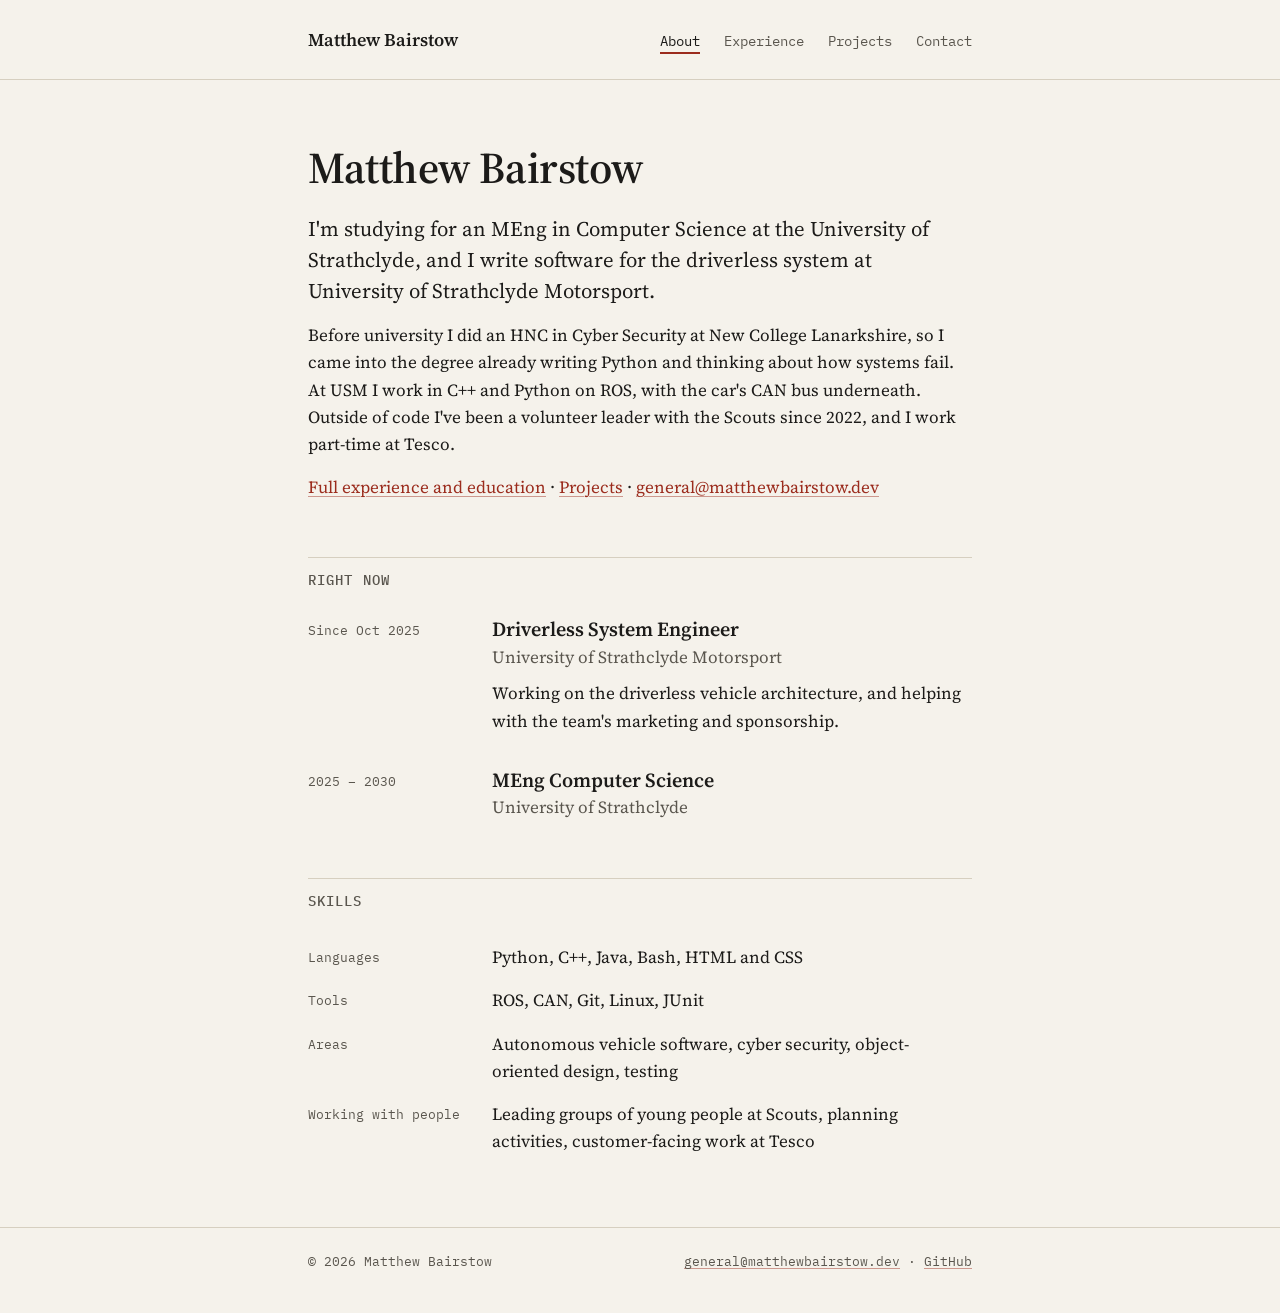
<file: index.html>
<!DOCTYPE html>
<html lang="en-GB">
<head>
    <meta charset="UTF-8">
    <meta name="viewport" content="width=device-width, initial-scale=1.0">
    <title>Matthew Bairstow</title>
    <meta name="description" content="Matthew Bairstow, Computer Science student at the University of Strathclyde working on driverless software for University of Strathclyde Motorsport.">
    <meta property="og:title" content="Matthew Bairstow">
    <meta property="og:description" content="Computer Science student at Strathclyde. Driverless software, C++, Python, ROS.">
    <meta property="og:type" content="website">
    <meta property="og:url" content="https://matthewbairstow.dev/">
    <link rel="icon" href="favicon.svg" type="image/svg+xml">
    <link rel="icon" href="favicon-32.png" type="image/png" sizes="32x32">
    <link rel="apple-touch-icon" href="apple-touch-icon.png">
    <link rel="preconnect" href="https://fonts.googleapis.com">
    <link rel="preconnect" href="https://fonts.gstatic.com" crossorigin>
    <link rel="stylesheet" href="https://fonts.googleapis.com/css2?family=IBM+Plex+Mono:wght@400;500&family=Source+Serif+4:opsz,wght@8..60,300..700&display=swap">
    <link rel="stylesheet" href="style.css">
</head>
<body>
    <a class="skip" href="#main">Skip to content</a>

    <header class="site-header">
        <div class="wrap">
            <a class="name" href="/">Matthew Bairstow</a>
            <nav class="site-nav" aria-label="Main">
                <ul>
                    <li><a href="/" aria-current="page">About</a></li>
                    <li><a href="experience.html">Experience</a></li>
                    <li><a href="projects.html">Projects</a></li>
                    <li><a href="contact.html">Contact</a></li>
                </ul>
            </nav>
        </div>
    </header>

    <main id="main" class="wrap">
        <h1>Matthew Bairstow</h1>
        <p class="lede">I'm studying for an MEng in Computer Science at the University of Strathclyde, and I write software for the driverless system at University of Strathclyde Motorsport.</p>
        <p>Before university I did an HNC in Cyber Security at New College Lanarkshire, so I came into the degree already writing Python and thinking about how systems fail. At USM I work in C++ and Python on ROS, with the car's CAN bus underneath. Outside of code I've been a volunteer leader with the Scouts since 2022, and I work part-time at Tesco.</p>
        <p><a href="experience.html">Full experience and education</a> &middot; <a href="projects.html">Projects</a> &middot; <a href="mailto:general@matthewbairstow.dev">general@matthewbairstow.dev</a></p>

        <section aria-labelledby="now">
            <h2 id="now">Right now</h2>
            <ul class="entries">
                <li class="entry">
                    <span class="meta">Since Oct 2025</span>
                    <div>
                        <h3>Driverless System Engineer</h3>
                        <p class="org">University of Strathclyde Motorsport</p>
                        <p>Working on the driverless vehicle architecture, and helping with the team's marketing and sponsorship.</p>
                    </div>
                </li>
                <li class="entry">
                    <span class="meta">2025 &ndash; 2030</span>
                    <div>
                        <h3>MEng Computer Science</h3>
                        <p class="org">University of Strathclyde</p>
                    </div>
                </li>
            </ul>
        </section>

        <section aria-labelledby="skills">
            <h2 id="skills">Skills</h2>
            <dl class="skills">
                <div>
                    <dt>Languages</dt>
                    <dd>Python, C++, Java, Bash, HTML and CSS</dd>
                </div>
                <div>
                    <dt>Tools</dt>
                    <dd>ROS, CAN, Git, Linux, JUnit</dd>
                </div>
                <div>
                    <dt>Areas</dt>
                    <dd>Autonomous vehicle software, cyber security, object-oriented design, testing</dd>
                </div>
                <div>
                    <dt>Working with people</dt>
                    <dd>Leading groups of young people at Scouts, planning activities, customer-facing work at Tesco</dd>
                </div>
            </dl>
        </section>
    </main>

    <footer class="site-footer">
        <div class="wrap meta">
            <span>&copy; 2026 Matthew Bairstow</span>
            <span><a href="mailto:general@matthewbairstow.dev">general@matthewbairstow.dev</a> &middot; <a href="https://github.com/Matthew-Bairstow">GitHub</a></span>
        </div>
    </footer>
</body>
</html>
</file>
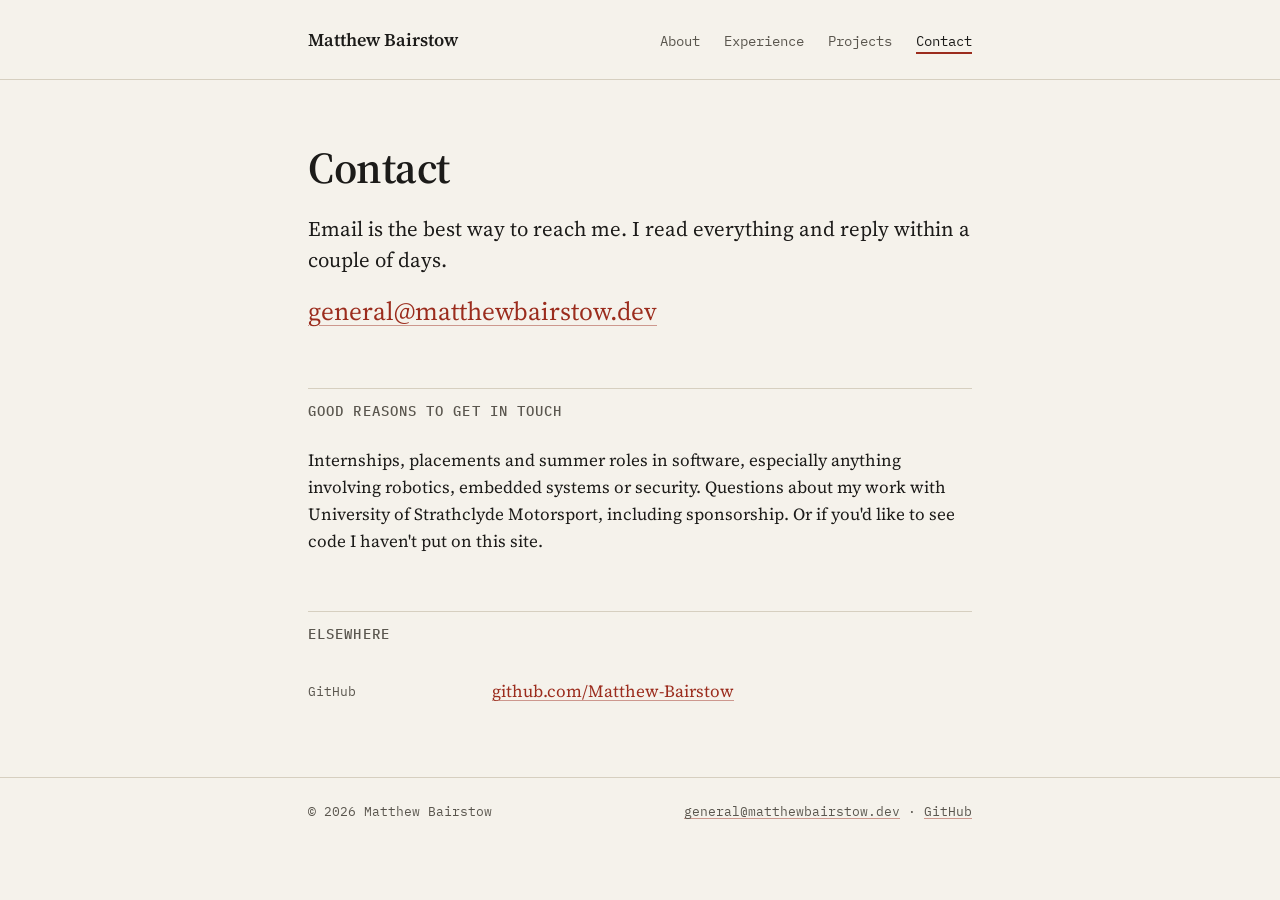
<file: contact.html>
<!DOCTYPE html>
<html lang="en-GB">
<head>
    <meta charset="UTF-8">
    <meta name="viewport" content="width=device-width, initial-scale=1.0">
    <title>Contact &middot; Matthew Bairstow</title>
    <meta name="description" content="How to get in touch with Matthew Bairstow.">
    <meta property="og:title" content="Contact &middot; Matthew Bairstow">
    <meta property="og:description" content="Email general@matthewbairstow.dev.">
    <meta property="og:type" content="website">
    <meta property="og:url" content="https://matthewbairstow.dev/contact.html">
    <link rel="icon" href="favicon.svg" type="image/svg+xml">
    <link rel="icon" href="favicon-32.png" type="image/png" sizes="32x32">
    <link rel="apple-touch-icon" href="apple-touch-icon.png">
    <link rel="preconnect" href="https://fonts.googleapis.com">
    <link rel="preconnect" href="https://fonts.gstatic.com" crossorigin>
    <link rel="stylesheet" href="https://fonts.googleapis.com/css2?family=IBM+Plex+Mono:wght@400;500&family=Source+Serif+4:opsz,wght@8..60,300..700&display=swap">
    <link rel="stylesheet" href="style.css">
</head>
<body>
    <a class="skip" href="#main">Skip to content</a>

    <header class="site-header">
        <div class="wrap">
            <a class="name" href="/">Matthew Bairstow</a>
            <nav class="site-nav" aria-label="Main">
                <ul>
                    <li><a href="/">About</a></li>
                    <li><a href="experience.html">Experience</a></li>
                    <li><a href="projects.html">Projects</a></li>
                    <li><a href="contact.html" aria-current="page">Contact</a></li>
                </ul>
            </nav>
        </div>
    </header>

    <main id="main" class="wrap">
        <h1>Contact</h1>
        <p class="lede">Email is the best way to reach me. I read everything and reply within a couple of days.</p>
        <p class="email-big"><a href="mailto:general@matthewbairstow.dev">general@matthewbairstow.dev</a></p>

        <section aria-labelledby="about-what">
            <h2 id="about-what">Good reasons to get in touch</h2>
            <p>Internships, placements and summer roles in software, especially anything involving robotics, embedded systems or security. Questions about my work with University of Strathclyde Motorsport, including sponsorship. Or if you'd like to see code I haven't put on this site.</p>
        </section>

        <section aria-labelledby="elsewhere">
            <h2 id="elsewhere">Elsewhere</h2>
            <dl class="skills">
                <div>
                    <dt>GitHub</dt>
                    <dd><a href="https://github.com/Matthew-Bairstow">github.com/Matthew-Bairstow</a></dd>
                </div>
            </dl>
        </section>
    </main>

    <footer class="site-footer">
        <div class="wrap meta">
            <span>&copy; 2026 Matthew Bairstow</span>
            <span><a href="mailto:general@matthewbairstow.dev">general@matthewbairstow.dev</a> &middot; <a href="https://github.com/Matthew-Bairstow">GitHub</a></span>
        </div>
    </footer>
</body>
</html>
</file>
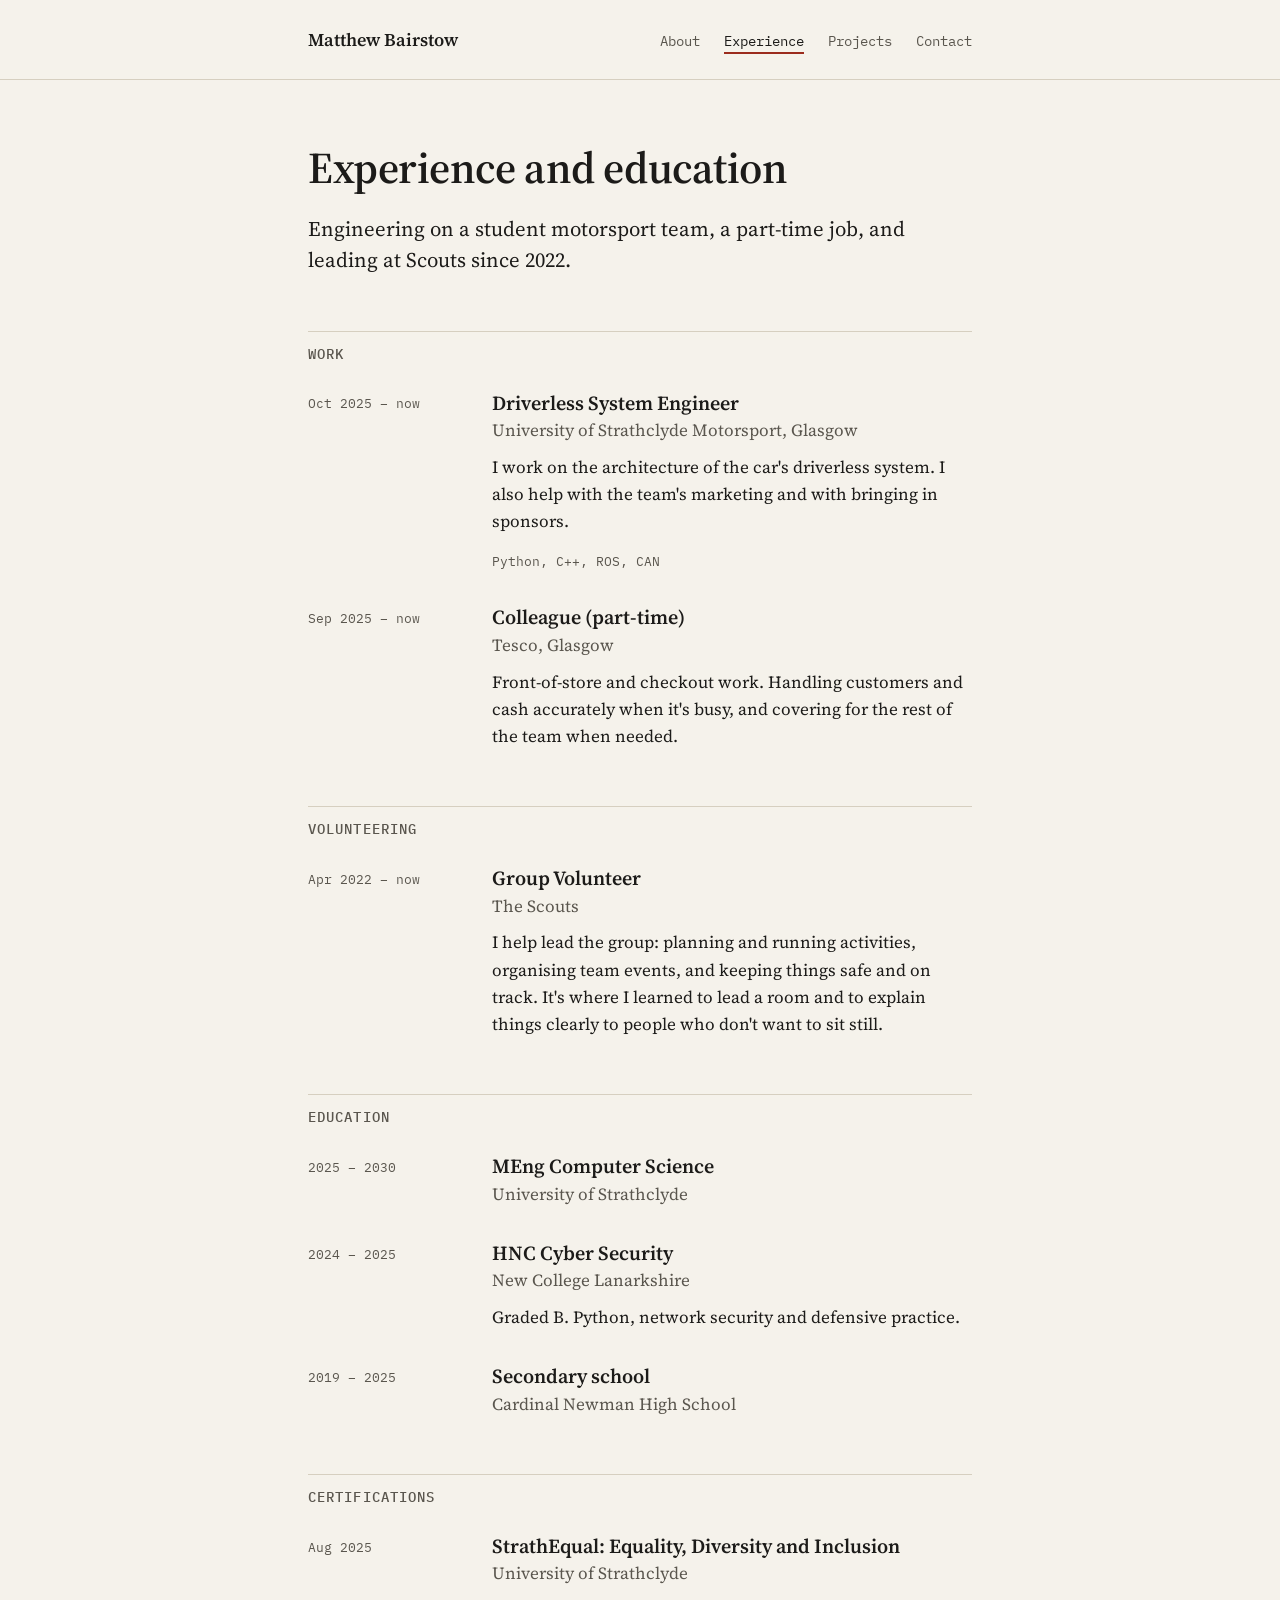
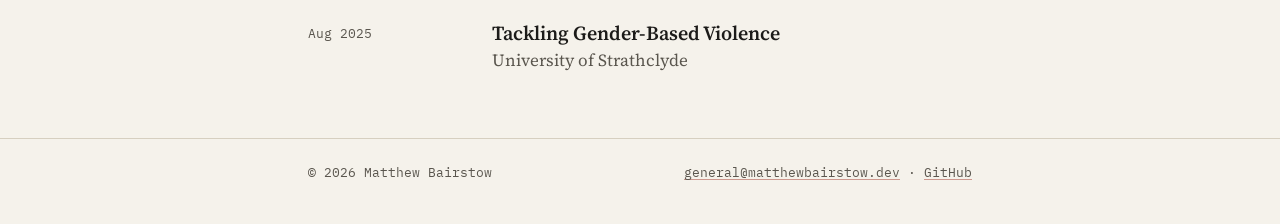
<file: experience.html>
<!DOCTYPE html>
<html lang="en-GB">
<head>
    <meta charset="UTF-8">
    <meta name="viewport" content="width=device-width, initial-scale=1.0">
    <title>Experience and education &middot; Matthew Bairstow</title>
    <meta name="description" content="Matthew Bairstow's work, volunteering, education and certifications.">
    <meta property="og:title" content="Experience and education &middot; Matthew Bairstow">
    <meta property="og:description" content="Driverless software at University of Strathclyde Motorsport, MEng Computer Science at Strathclyde, HNC Cyber Security.">
    <meta property="og:type" content="website">
    <meta property="og:url" content="https://matthewbairstow.dev/experience.html">
    <link rel="icon" href="favicon.svg" type="image/svg+xml">
    <link rel="icon" href="favicon-32.png" type="image/png" sizes="32x32">
    <link rel="apple-touch-icon" href="apple-touch-icon.png">
    <link rel="preconnect" href="https://fonts.googleapis.com">
    <link rel="preconnect" href="https://fonts.gstatic.com" crossorigin>
    <link rel="stylesheet" href="https://fonts.googleapis.com/css2?family=IBM+Plex+Mono:wght@400;500&family=Source+Serif+4:opsz,wght@8..60,300..700&display=swap">
    <link rel="stylesheet" href="style.css">
</head>
<body>
    <a class="skip" href="#main">Skip to content</a>

    <header class="site-header">
        <div class="wrap">
            <a class="name" href="/">Matthew Bairstow</a>
            <nav class="site-nav" aria-label="Main">
                <ul>
                    <li><a href="/">About</a></li>
                    <li><a href="experience.html" aria-current="page">Experience</a></li>
                    <li><a href="projects.html">Projects</a></li>
                    <li><a href="contact.html">Contact</a></li>
                </ul>
            </nav>
        </div>
    </header>

    <main id="main" class="wrap">
        <h1>Experience and education</h1>
        <p class="lede">Engineering on a student motorsport team, a part-time job, and leading at Scouts since 2022.</p>

        <section aria-labelledby="work">
            <h2 id="work">Work</h2>
            <ul class="entries">
                <li class="entry">
                    <span class="meta">Oct 2025 &ndash; now</span>
                    <div>
                        <h3>Driverless System Engineer</h3>
                        <p class="org">University of Strathclyde Motorsport, Glasgow</p>
                        <p>I work on the architecture of the car's driverless system. I also help with the team's marketing and with bringing in sponsors.</p>
                        <p class="meta built">Python, C++, ROS, CAN</p>
                    </div>
                </li>
                <li class="entry">
                    <span class="meta">Sep 2025 &ndash; now</span>
                    <div>
                        <h3>Colleague (part-time)</h3>
                        <p class="org">Tesco, Glasgow</p>
                        <p>Front-of-store and checkout work. Handling customers and cash accurately when it's busy, and covering for the rest of the team when needed.</p>
                    </div>
                </li>
            </ul>
        </section>

        <section aria-labelledby="volunteering">
            <h2 id="volunteering">Volunteering</h2>
            <ul class="entries">
                <li class="entry">
                    <span class="meta">Apr 2022 &ndash; now</span>
                    <div>
                        <h3>Group Volunteer</h3>
                        <p class="org">The Scouts</p>
                        <p>I help lead the group: planning and running activities, organising team events, and keeping things safe and on track. It's where I learned to lead a room and to explain things clearly to people who don't want to sit still.</p>
                    </div>
                </li>
            </ul>
        </section>

        <section aria-labelledby="education">
            <h2 id="education">Education</h2>
            <ul class="entries">
                <li class="entry">
                    <span class="meta">2025 &ndash; 2030</span>
                    <div>
                        <h3>MEng Computer Science</h3>
                        <p class="org">University of Strathclyde</p>
                    </div>
                </li>
                <li class="entry">
                    <span class="meta">2024 &ndash; 2025</span>
                    <div>
                        <h3>HNC Cyber Security</h3>
                        <p class="org">New College Lanarkshire</p>
                        <p>Graded B. Python, network security and defensive practice.</p>
                    </div>
                </li>
                <li class="entry">
                    <span class="meta">2019 &ndash; 2025</span>
                    <div>
                        <h3>Secondary school</h3>
                        <p class="org">Cardinal Newman High School</p>
                    </div>
                </li>
            </ul>
        </section>

        <section aria-labelledby="certs">
            <h2 id="certs">Certifications</h2>
            <ul class="entries">
                <li class="entry">
                    <span class="meta">Aug 2025</span>
                    <div>
                        <h3>StrathEqual: Equality, Diversity and Inclusion</h3>
                        <p class="org">University of Strathclyde</p>
                    </div>
                </li>
                <li class="entry">
                    <span class="meta">Aug 2025</span>
                    <div>
                        <h3>Tackling Gender-Based Violence</h3>
                        <p class="org">University of Strathclyde</p>
                    </div>
                </li>
            </ul>
        </section>
    </main>

    <footer class="site-footer">
        <div class="wrap meta">
            <span>&copy; 2026 Matthew Bairstow</span>
            <span><a href="mailto:general@matthewbairstow.dev">general@matthewbairstow.dev</a> &middot; <a href="https://github.com/Matthew-Bairstow">GitHub</a></span>
        </div>
    </footer>
</body>
</html>
</file>
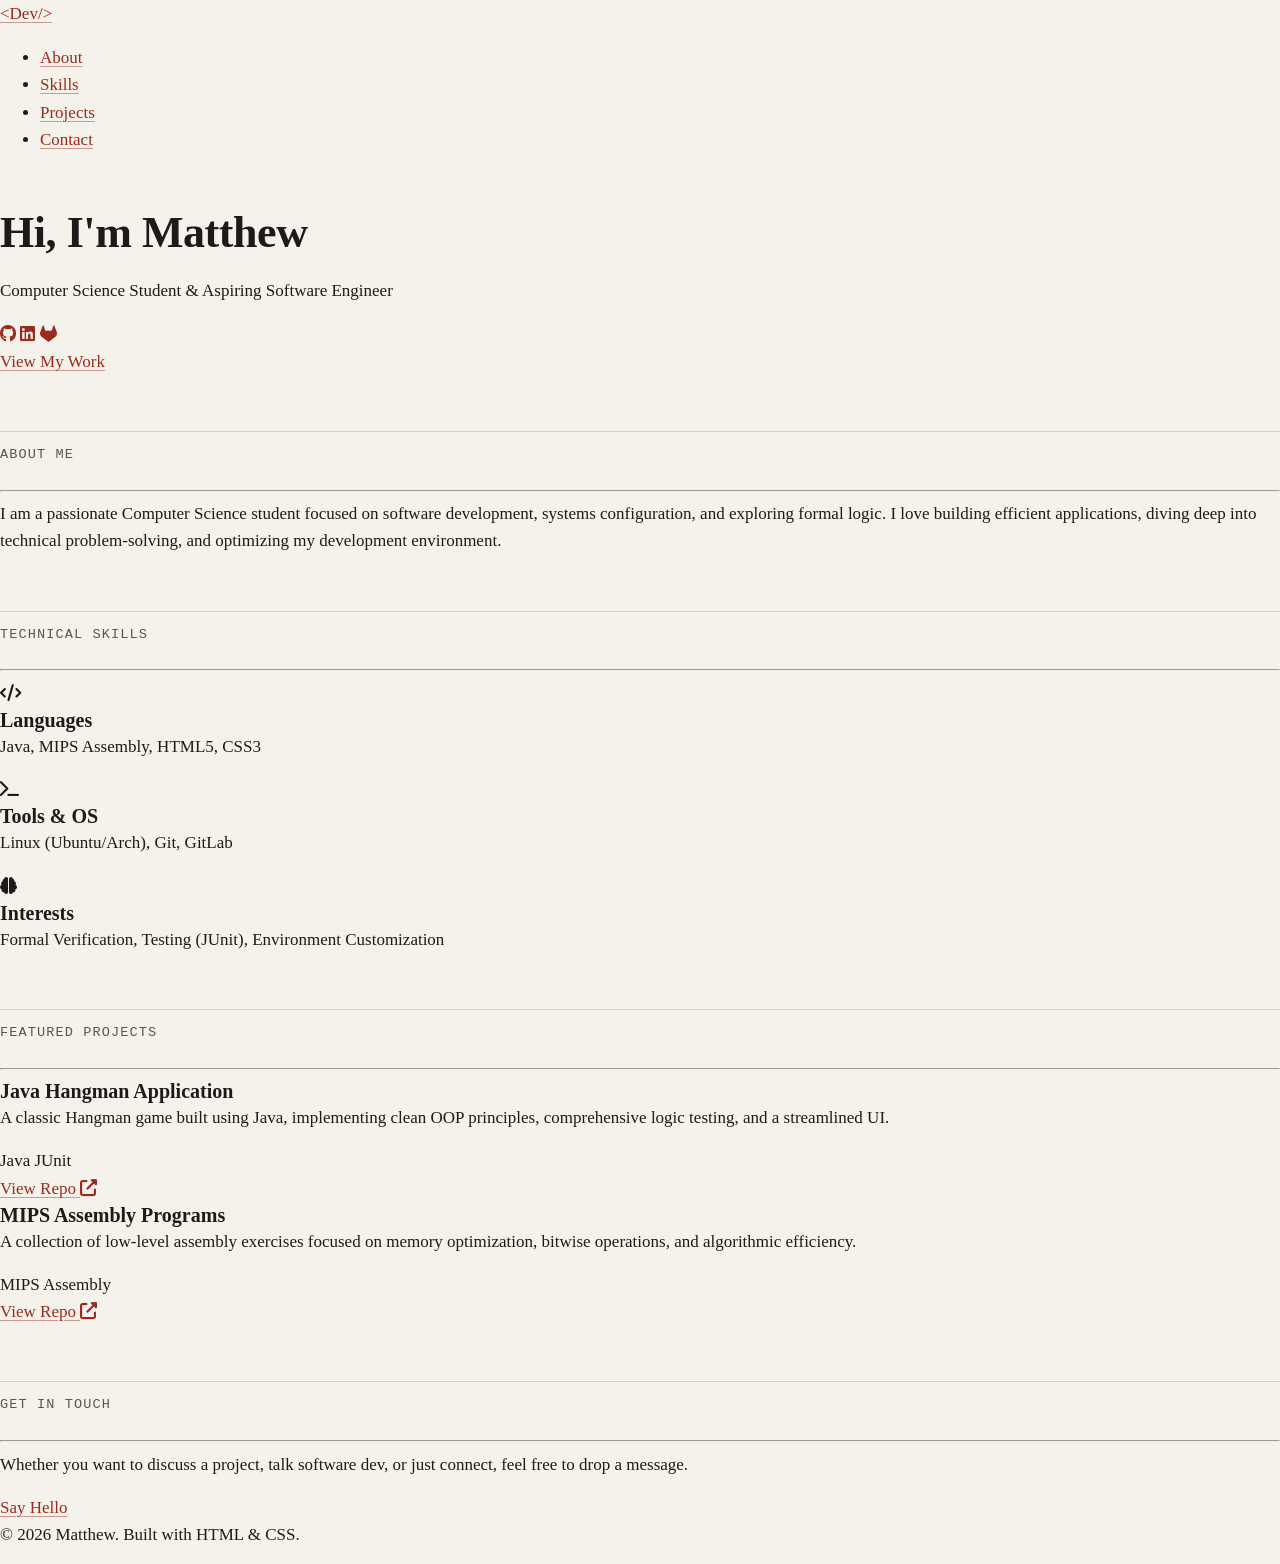
<file: main.html>
<!DOCTYPE html>
<html lang="en">
<head>
    <meta charset="UTF-8">
    <meta name="viewport" content="width=device-width, initial-scale=1.0">
    <title>Portfolio | CS Student</title>
    <link rel="stylesheet" href="style.css">
    <link rel="stylesheet" href="https://cdnjs.cloudflare.com/ajax/libs/font-awesome/6.4.0/css/all.min.css">
</head>
<body>

    <header>
        <div class="nav-container">
            <a href="#" class="logo">&lt;Dev/&gt;</a>
            <nav>
                <ul>
                    <li><a href="#about">About</a></li>
                    <li><a href="#skills">Skills</a></li>
                    <li><a href="#projects">Projects</a></li>
                    <li><a href="#contact">Contact</a></li>
                </ul>
            </nav>
        </div>
    </header>

    <section class="hero">
        <div class="hero-content">
            <h1>Hi, I'm <span class="highlight">Matthew</span></h1>
            <p>Computer Science Student & Aspiring Software Engineer</p>
            <div class="social-links">
                <a href="#" target="_blank" title="GitHub"><i class="fab fa-github"></i></a>
                <a href="#" target="_blank" title="LinkedIn"><i class="fab fa-linkedin"></i></a>
                <a href="#" target="_blank" title="GitLab"><i class="fab fa-gitlab"></i></a>
            </div>
            <a href="#projects" class="btn">View My Work</a>
        </div>
    </section>

    <section id="about" class="section">
        <div class="container">
            <h2>About Me</h2>
            <hr class="accent-line">
            <p>I am a passionate Computer Science student focused on software development, systems configuration, and exploring formal logic. I love building efficient applications, diving deep into technical problem-solving, and optimizing my development environment.</p>
        </div>
    </section>

    <section id="skills" class="section bg-alt">
        <div class="container">
            <h2>Technical Skills</h2>
            <hr class="accent-line">
            <div class="skills-grid">
                <div class="skill-card">
                    <i class="fas fa-code icon"></i>
                    <h3>Languages</h3>
                    <p>Java, MIPS Assembly, HTML5, CSS3</p>
                </div>
                <div class="skill-card">
                    <i class="fas fa-terminal icon"></i>
                    <h3>Tools & OS</h3>
                    <p>Linux (Ubuntu/Arch), Git, GitLab</p>
                </div>
                <div class="skill-card">
                    <i class="fas fa-brain icon"></i>
                    <h3>Interests</h3>
                    <p>Formal Verification, Testing (JUnit), Environment Customization</p>
                </div>
            </div>
        </div>
    </section>

    <section id="projects" class="section">
        <div class="container">
            <h2>Featured Projects</h2>
            <hr class="accent-line">
            <div class="projects-grid">
                <div class="project-card">
                    <div class="project-info">
                        <h3>Java Hangman Application</h3>
                        <p>A classic Hangman game built using Java, implementing clean OOP principles, comprehensive logic testing, and a streamlined UI.</p>
                        <div class="tags">
                            <span>Java</span>
                            <span>JUnit</span>
                        </div>
                        <a href="#" class="project-link" target="_blank">View Repo <i class="fas fa-external-link-alt"></i></a>
                    </div>
                </div>
                <div class="project-card">
                    <div class="project-info">
                        <h3>MIPS Assembly Programs</h3>
                        <p>A collection of low-level assembly exercises focused on memory optimization, bitwise operations, and algorithmic efficiency.</p>
                        <div class="tags">
                            <span>MIPS</span>
                            <span>Assembly</span>
                        </div>
                        <a href="#" class="project-link" target="_blank">View Repo <i class="fas fa-external-link-alt"></i></a>
                    </div>
                </div>
            </div>
        </div>
    </section>

    <section id="contact" class="section bg-alt">
        <div class="container contact-section">
            <h2>Get In Touch</h2>
            <hr class="accent-line">
            <p>Whether you want to discuss a project, talk software dev, or just connect, feel free to drop a message.</p>
            <a href="mailto:your.email@example.com" class="btn">Say Hello</a>
        </div>
    </section>

    <footer>
        <p>&copy; 2026 Matthew. Built with HTML & CSS.</p>
    </footer>
</body>
</html>
</file>
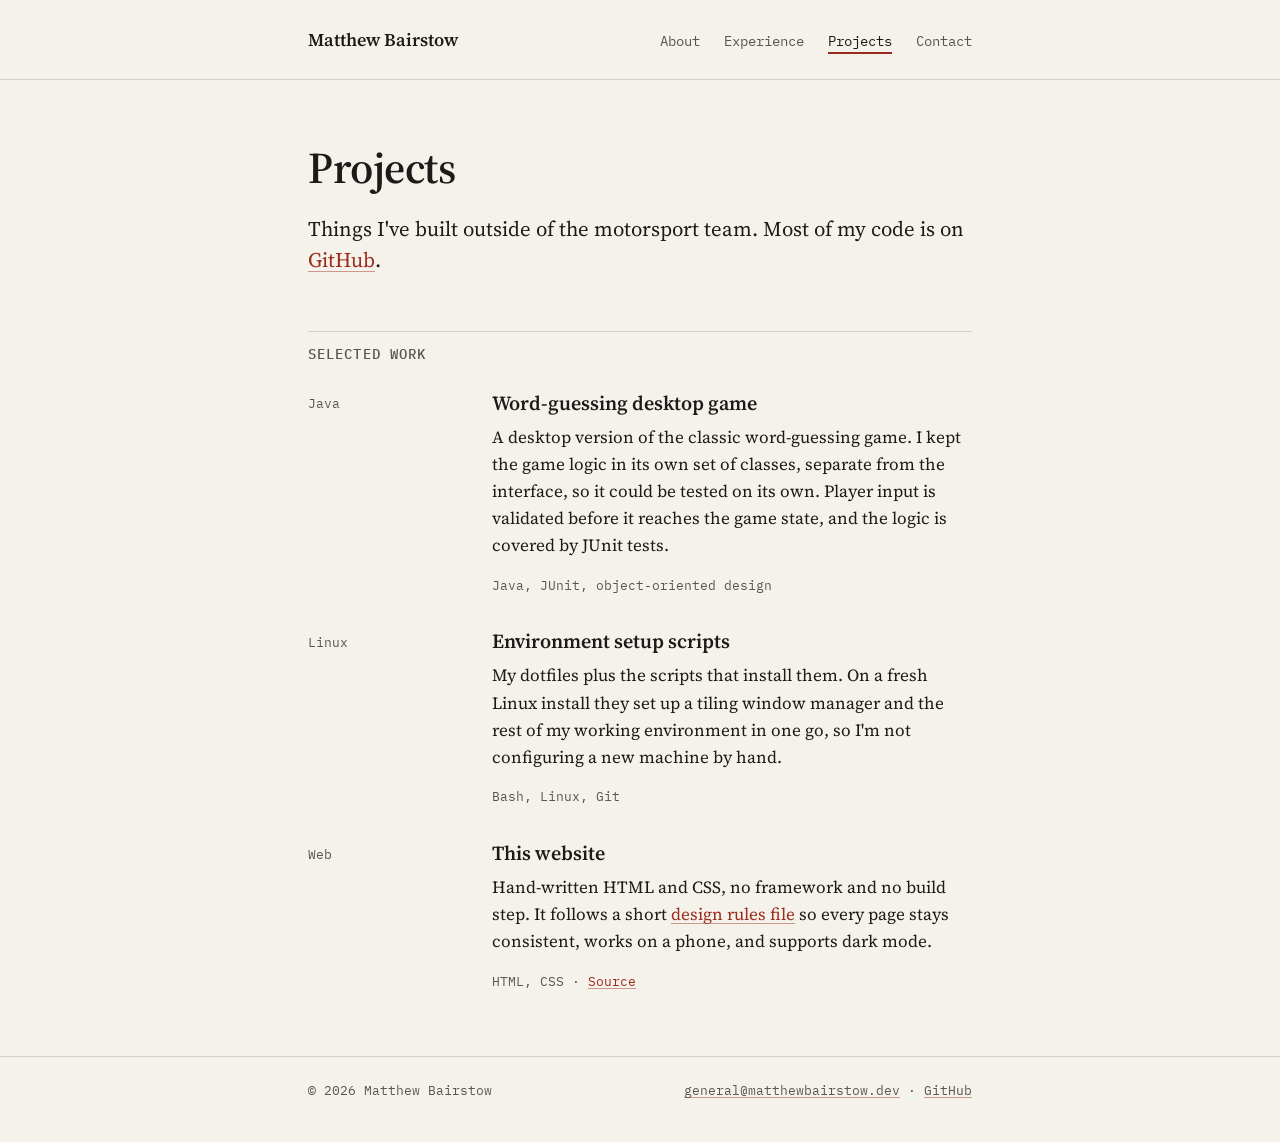
<file: projects.html>
<!DOCTYPE html>
<html lang="en-GB">
<head>
    <meta charset="UTF-8">
    <meta name="viewport" content="width=device-width, initial-scale=1.0">
    <title>Projects &middot; Matthew Bairstow</title>
    <meta name="description" content="Software Matthew Bairstow has built: a tested Java word game, Linux environment scripts, and this website.">
    <meta property="og:title" content="Projects &middot; Matthew Bairstow">
    <meta property="og:description" content="A tested Java word game, Linux environment scripts, and this website.">
    <meta property="og:type" content="website">
    <meta property="og:url" content="https://matthewbairstow.dev/projects.html">
    <link rel="icon" href="favicon.svg" type="image/svg+xml">
    <link rel="icon" href="favicon-32.png" type="image/png" sizes="32x32">
    <link rel="apple-touch-icon" href="apple-touch-icon.png">
    <link rel="preconnect" href="https://fonts.googleapis.com">
    <link rel="preconnect" href="https://fonts.gstatic.com" crossorigin>
    <link rel="stylesheet" href="https://fonts.googleapis.com/css2?family=IBM+Plex+Mono:wght@400;500&family=Source+Serif+4:opsz,wght@8..60,300..700&display=swap">
    <link rel="stylesheet" href="style.css">
</head>
<body>
    <a class="skip" href="#main">Skip to content</a>

    <header class="site-header">
        <div class="wrap">
            <a class="name" href="/">Matthew Bairstow</a>
            <nav class="site-nav" aria-label="Main">
                <ul>
                    <li><a href="/">About</a></li>
                    <li><a href="experience.html">Experience</a></li>
                    <li><a href="projects.html" aria-current="page">Projects</a></li>
                    <li><a href="contact.html">Contact</a></li>
                </ul>
            </nav>
        </div>
    </header>

    <main id="main" class="wrap">
        <h1>Projects</h1>
        <p class="lede">Things I've built outside of the motorsport team. Most of my code is on <a href="https://github.com/Matthew-Bairstow">GitHub</a>.</p>

        <section aria-labelledby="list">
            <h2 id="list">Selected work</h2>
            <ul class="entries">
                <li class="entry">
                    <span class="meta">Java</span>
                    <div>
                        <h3>Word-guessing desktop game</h3>
                        <p>A desktop version of the classic word-guessing game. I kept the game logic in its own set of classes, separate from the interface, so it could be tested on its own. Player input is validated before it reaches the game state, and the logic is covered by JUnit tests.</p>
                        <p class="meta built">Java, JUnit, object-oriented design</p>
                    </div>
                </li>
                <li class="entry">
                    <span class="meta">Linux</span>
                    <div>
                        <h3>Environment setup scripts</h3>
                        <p>My dotfiles plus the scripts that install them. On a fresh Linux install they set up a tiling window manager and the rest of my working environment in one go, so I'm not configuring a new machine by hand.</p>
                        <p class="meta built">Bash, Linux, Git</p>
                    </div>
                </li>
                <li class="entry">
                    <span class="meta">Web</span>
                    <div>
                        <h3>This website</h3>
                        <p>Hand-written HTML and CSS, no framework and no build step. It follows a short <a href="https://github.com/Matthew-Bairstow/matthewbairstow.dev/blob/main/DESIGN.md">design rules file</a> so every page stays consistent, works on a phone, and supports dark mode.</p>
                        <p class="meta built">HTML, CSS &middot; <a href="https://github.com/Matthew-Bairstow/matthewbairstow.dev">Source</a></p>
                    </div>
                </li>
            </ul>
        </section>
    </main>

    <footer class="site-footer">
        <div class="wrap meta">
            <span>&copy; 2026 Matthew Bairstow</span>
            <span><a href="mailto:general@matthewbairstow.dev">general@matthewbairstow.dev</a> &middot; <a href="https://github.com/Matthew-Bairstow">GitHub</a></span>
        </div>
    </footer>
</body>
</html>
</file>
<file: style.css>
/* See DESIGN.md for the rules behind these values. */

:root {
    --paper: #f5f2eb;
    --ink: #1c1b19;
    --ink-2: #5a564e;
    --rule: #d6cfc0;
    --ink-strong: #1c1b19;
    --accent: #9b2c1d;
    --link-line: rgba(155, 44, 29, 0.45);

    /* Light text on a dark page reads heavier, so dark mode drops these a step. */
    --w-text: 400;
    --w-strong: 600;

    --serif: "Source Serif 4", Georgia, "Times New Roman", serif;
    --mono: "IBM Plex Mono", ui-monospace, Menlo, Consolas, monospace;
    --measure: 44rem;
    color-scheme: light dark;
}

@media (prefers-color-scheme: dark) {
    :root {
        --paper: #1c1c1a;
        --ink: #dcd9d2;
        --ink-2: #9b978e;
        --rule: #3b3a36;
        --ink-strong: #eeebe5;
        --accent: #d9957f;
        --link-line: rgba(217, 149, 127, 0.4);
        --w-text: 360;
        --w-strong: 560;
    }
    body { -webkit-font-smoothing: antialiased; -moz-osx-font-smoothing: grayscale; }
}

*, *::before, *::after { box-sizing: border-box; }

html { -webkit-text-size-adjust: 100%; text-size-adjust: 100%; }

body {
    margin: 0;
    background: var(--paper);
    color: var(--ink);
    font-family: var(--serif);
    font-weight: var(--w-text);
    font-size: 1.0625rem;
    line-height: 1.6;
}

.wrap {
    max-width: var(--measure);
    margin: 0 auto;
    padding: 0 1.25rem;
}

a { color: var(--accent); text-underline-offset: 0.18em; text-decoration-thickness: 1px; text-decoration-color: var(--link-line); }
a:hover { color: var(--ink); text-decoration-color: currentColor; }
:focus-visible { outline: 2px solid var(--accent); outline-offset: 3px; }

.skip {
    position: absolute;
    left: -999px;
    font-family: var(--mono);
    font-size: 0.85rem;
}
.skip:focus { left: 1.25rem; top: 0.75rem; background: var(--paper); padding: 0.25rem 0.5rem; }

/* Header */

.site-header {
    border-bottom: 1px solid var(--rule);
}
.site-header .wrap {
    display: flex;
    flex-wrap: wrap;
    align-items: baseline;
    justify-content: space-between;
    gap: 0.5rem 2rem;
    padding-top: 1.5rem;
    padding-bottom: 1.25rem;
}
.name {
    font-weight: var(--w-strong);
    font-size: 1.125rem;
    color: var(--ink-strong);
    text-decoration: none;
}
.name:hover { color: var(--accent); }

.site-nav ul {
    display: flex;
    flex-wrap: wrap;
    gap: 0.25rem 1.5rem;
    margin: 0;
    padding: 0;
    list-style: none;
    font-family: var(--mono);
    font-size: 0.875rem;
}
.site-nav a { display: inline-block; padding: 0.4rem 0; color: var(--ink-2); text-decoration: none; }
.site-nav a:hover { color: var(--ink); }
.site-nav a[aria-current="page"] {
    color: var(--ink);
    text-decoration: underline;
    text-decoration-color: var(--accent);
    text-decoration-thickness: 2px;
    text-underline-offset: 0.4em;
}

/* Page body */

main.wrap { padding-top: 4rem; padding-bottom: 4rem; }

h1 {
    color: var(--ink-strong);
    font-size: 2.75rem;
    line-height: 1.1;
    font-weight: var(--w-strong);
    letter-spacing: -0.01em;
    margin: 0 0 1.25rem;
}

.lede {
    font-size: 1.3rem;
    line-height: 1.5;
    margin: 0 0 1rem;
}

p { margin: 0 0 1rem; }

section { margin-top: 3.5rem; }

/* Section label: small mono heading over a hairline */
h2 {
    font-family: var(--mono);
    font-size: 0.85rem;
    font-weight: 500;
    text-transform: uppercase;
    letter-spacing: 0.08em;
    color: var(--ink-2);
    margin: 0 0 1.5rem;
    padding-top: 0.75rem;
    border-top: 1px solid var(--rule);
}

h3 {
    color: var(--ink-strong);
    font-size: 1.25rem;
    font-weight: var(--w-strong);
    line-height: 1.3;
    margin: 0;
}

.meta {
    font-family: var(--mono);
    font-size: 0.8125rem;
    color: var(--ink-2);
}

/* CV rows: date on the left, content on the right */

.entries { margin: 0; padding: 0; list-style: none; }

.entry {
    display: grid;
    grid-template-columns: 10rem 1fr;
    gap: 0 1.5rem;
    padding-bottom: 2rem;
}
.entry:last-child { padding-bottom: 0; }
.entry > .meta { padding-top: 0.3rem; }
.entry .org { margin: 0.1rem 0 0.6rem; color: var(--ink-2); }
.entry h3 + p:not(.org) { margin-top: 0.5rem; }
.entry p:last-child { margin-bottom: 0; }
.entry .built { margin-top: 0.6rem; }

/* Skills */

.skills { margin: 0; }
.skills div {
    display: grid;
    grid-template-columns: 10rem 1fr;
    gap: 0 1.5rem;
    padding: 0.5rem 0;
}
.skills dt { font-family: var(--mono); font-size: 0.8125rem; color: var(--ink-2); padding-top: 0.25rem; }
.skills dd { margin: 0; }

/* Contact */

.email-big {
    font-size: 1.6rem;
    overflow-wrap: anywhere;
}

/* Footer */

.site-footer {
    border-top: 1px solid var(--rule);
    padding: 1.5rem 0 2.5rem;
}
.site-footer .wrap {
    display: flex;
    flex-wrap: wrap;
    justify-content: space-between;
    gap: 0.5rem 2rem;
}
.site-footer a { color: var(--ink-2); }
.site-footer a:hover { color: var(--accent); }

@media (max-width: 640px) {
    h1 { font-size: 2.1rem; }
    .lede { font-size: 1.15rem; }
    main.wrap { padding-top: 2.5rem; }
    .entry, .skills div { grid-template-columns: 1fr; }
    .entry > .meta { padding-top: 0; margin-bottom: 0.15rem; }
}
</file>
